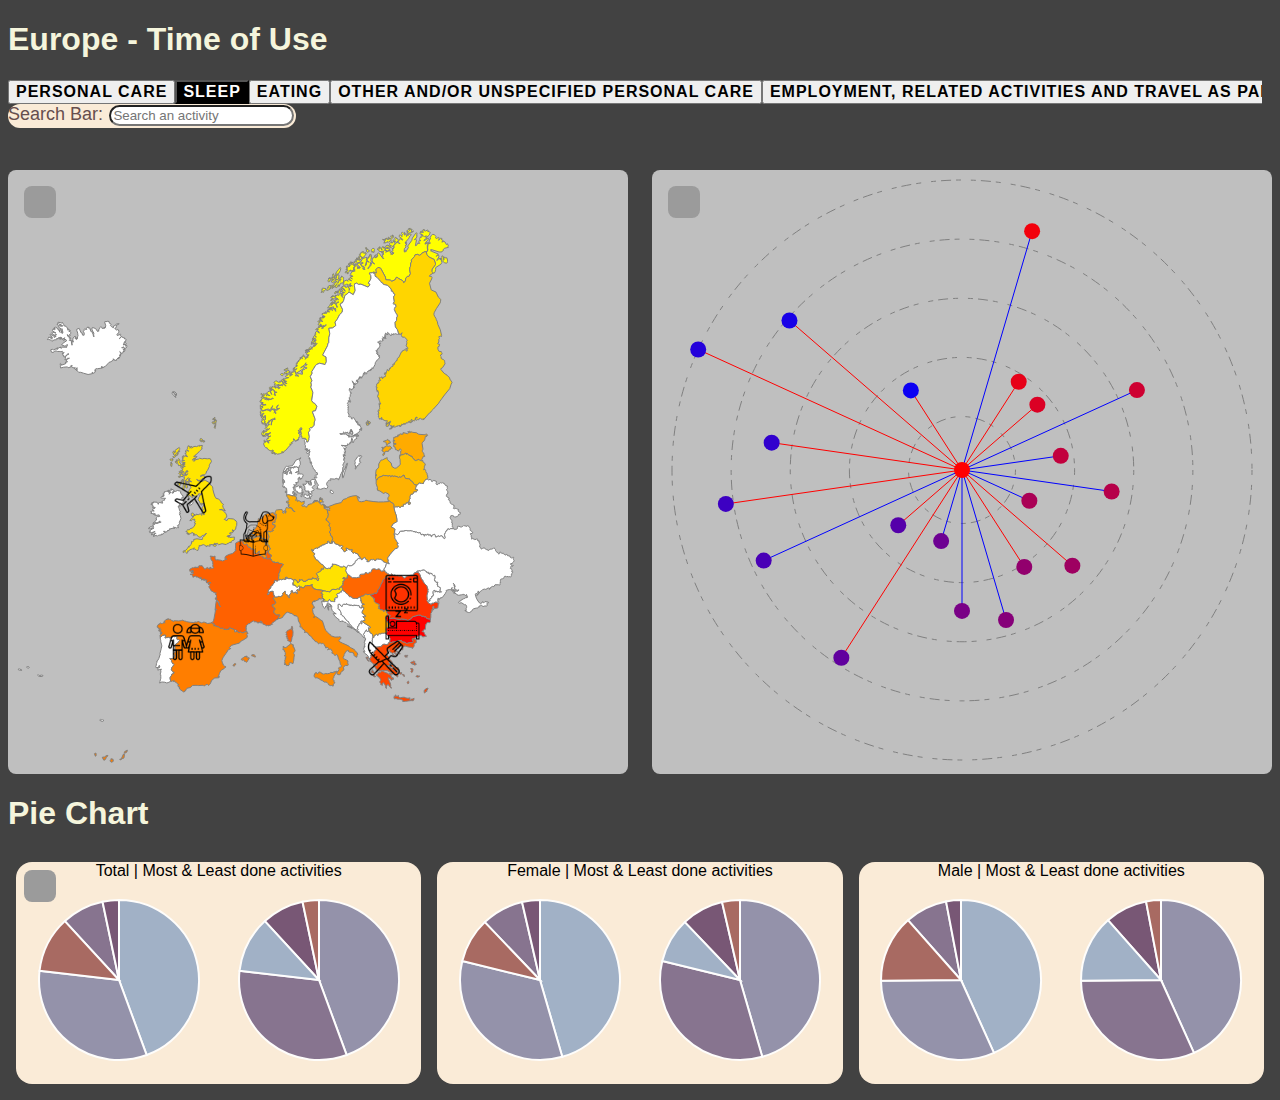
<file: index.html>
<!DOCTYPE html>
<html>
    <head>
        <meta charset="utf-8">
        <Title>IGR 204 Project</Title>
        <link rel="stylesheet" href="css/styles.css" />
    </head>

    <body>
        <h1>Europe - Time of Use</h1>
        <div id="activitiesContainer">
            <div id="activities"> </div>
            <div class="searchBarContainer">
                Search Bar:
                <input id="searchBar" placeholder="Search an activity" onkeyup="searchActivities()">
            </div>
        </div>

        
        <div class="container">
            <div class="map">
                <div class="text"></div>
            </div>
            <div class="solarOrbit">
                <div class="textSO"></div>
            </div>
        </div>
        <h1>Pie Chart</h1>
        <div class="charts">
            <div class="activityName"></div>

            <div class="pie_tot column">
                <div>Total | Most & Least done activities</div>
            </div>
            <div class="pie_fem column">
                <div>Female | Most & Least done activities</div>
            </div>
            <div class="pie_mal column">
                <div>Male | Most & Least done activities</div>
            </div>
        </div>
        <script type="text/javascript" src="js/d3/d3.js"></script>
        <script type="text/javascript" src="js/main.js"></script>
    </body>
</html>
</file>
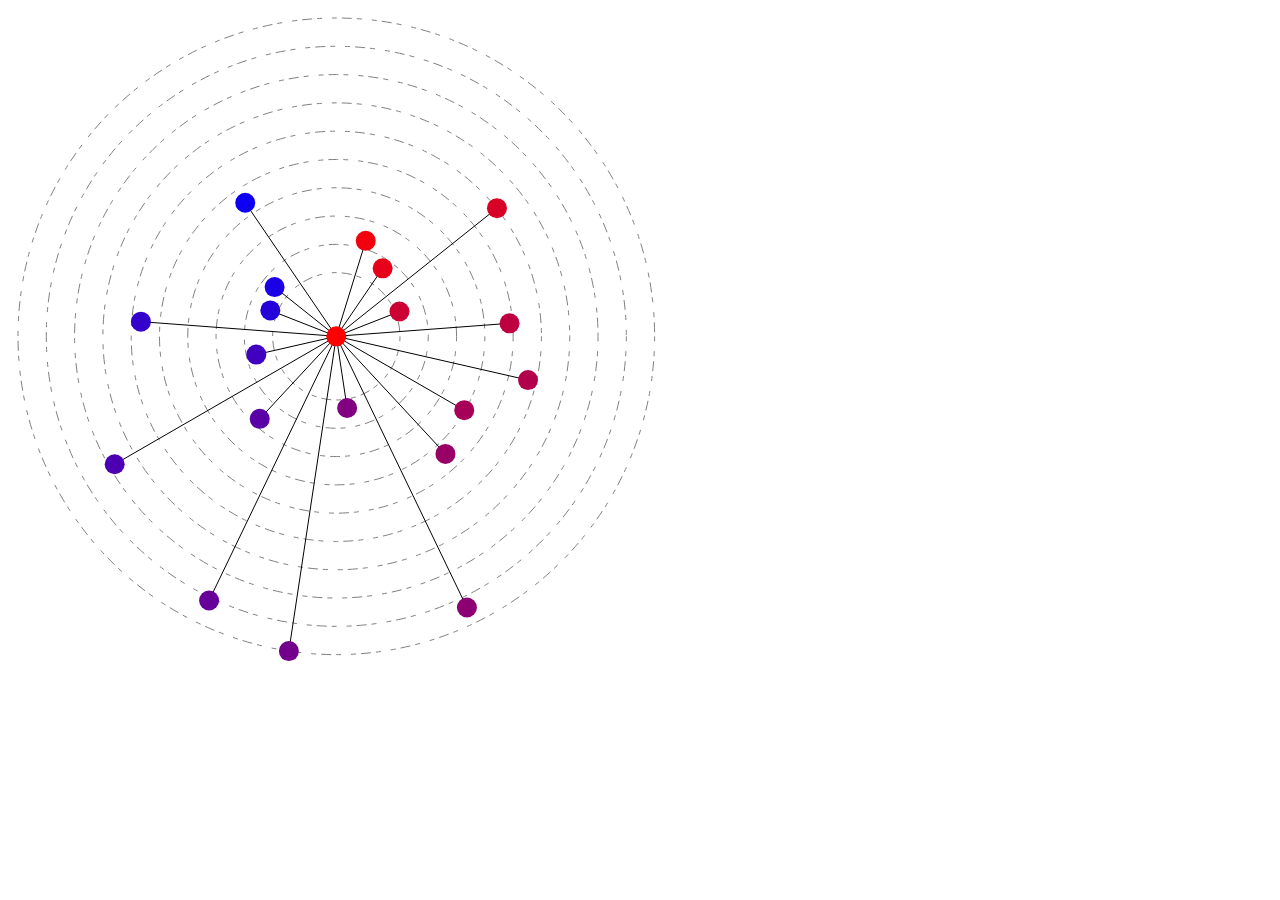
<file: France/index.html>
<html lang = "fr">
    <head>
        <meta charset="utf-8">
        <title>Hello, France</title>
        <link rel="stylesheet" href="./css/style.css">
        <script type="text/javascript" src="js/d3/d3/d3.js"></script>
    </head>
    <body>
       

            
        
    </body>
</html>

<script type="text/javascript" src="js/hello-france.js"></script>
</file>
<file: css/styles.css>
body {
    background-color:rgb(66, 66, 66);
    font-family: sans-serif;
}

h1 {
    color: beige;
}

#activitiesContainer {
    width: 98vw;
    height: 10vh;
    color:rgb(253, 230, 230);
}

.column {
    background-color: antiquewhite;
    border-radius: 1em;
    border: bold 10px rgb(66, 66, 66);
    margin: 0.5em;
    width: 33%;
    text-align: center;
    font-size: 1em;
}

.charts {
    display: flex;
    justify-content: space-between;
}

#activitiesContainer ::-webkit-scrollbar {
    width: 1px;
  }

/* width */
#activitiesContainer ::-webkit-scrollbar {
    width: 10px;
    height: 10px;
  }
  
/* Track */
#activitiesContainer ::-webkit-scrollbar-track {
  border-radius: 10px;
}
   
/* Handle */
#activitiesContainer ::-webkit-scrollbar-thumb {
  background: rgb(126, 78, 78); 
  border-radius: 10px;
}
  
/* Handle on hover */
#activitiesContainer ::-webkit-scrollbar-thumb:hover {
  background: rgb(139, 40, 45); 
}

.mode {
    color: black;
}

.mode:active :not(.searched) {
    color: white;
    background: black;
}

button:hover {
    color: white;
    background: black;
}

.selected {
    color: white;
    background: black;
}

.not_searched {
    display: none;
}

.mode {
    border: bold 1px black;
    text-transform: uppercase;
    font-weight: 700;
    /*color: black;*/
    letter-spacing: 1px;
    font-size: inherit;
    transition: all 0.3s;
    outline: none;
}

#activities {
    background-color: rgba(255, 255, 255, 0.1);
    text-align: center;
    color: black;
    overflow-x: scroll;
    overflow-y: hidden;
    white-space: nowrap;
    text-overflow: clip;
}

.container {
    position: relative;
    display: flex;
    justify-content: space-between;
}

.text, .textSO {
    position: absolute;
    display: inline-block;
    background-color:rgb(155, 155, 155);
    color: beige;
    margin: 1em;
    padding: 1em;
    border-radius: 0.5em;
}

.activityName {
    position: absolute;
    background-color:rgb(155, 155, 155);
    color: beige;
    margin: 1em;
    padding: 1em;
    border-radius: 0.5em;
}

.solarOrbit {
    position:relative;
    background-color:rgb(191,191,191);
    border-radius: 0.5em;
}

.map {
    position:relative;
    background-color:rgb(191,191,191);
    border-radius: 0.5em;
}

.map::after {
    clear: both;
}

.searchBarContainer #searchBar {
    margin: 0.1em;
    border-radius: 1em;
}

.searchBarContainer {
    border-radius: 1em;
    background-color: antiquewhite;
    color:rgb(102, 78, 78);
    font-weight: 500;
    font-size: large;
    width: fit-content;
}
</file>
<file: France/css/style.css>
.info{
    border:1px solid black;
    height: 200px;
    width: 300px;
    border-radius: 20px;
    float:right;
    margin-top: 100;
    padding-left: 5%;
}

.header{
    border:1px solid black;
    border-radius: 10px;
    margin-bottom: 10px;
    padding-left: 50px;
}

.infosSup{
    display: flex;
    padding-left: 100;
    padding-right: 100;
}

.subInfo{
    
    flex:1;
    margin-top: 20;
    margin-bottom: 20;
}
</file>
